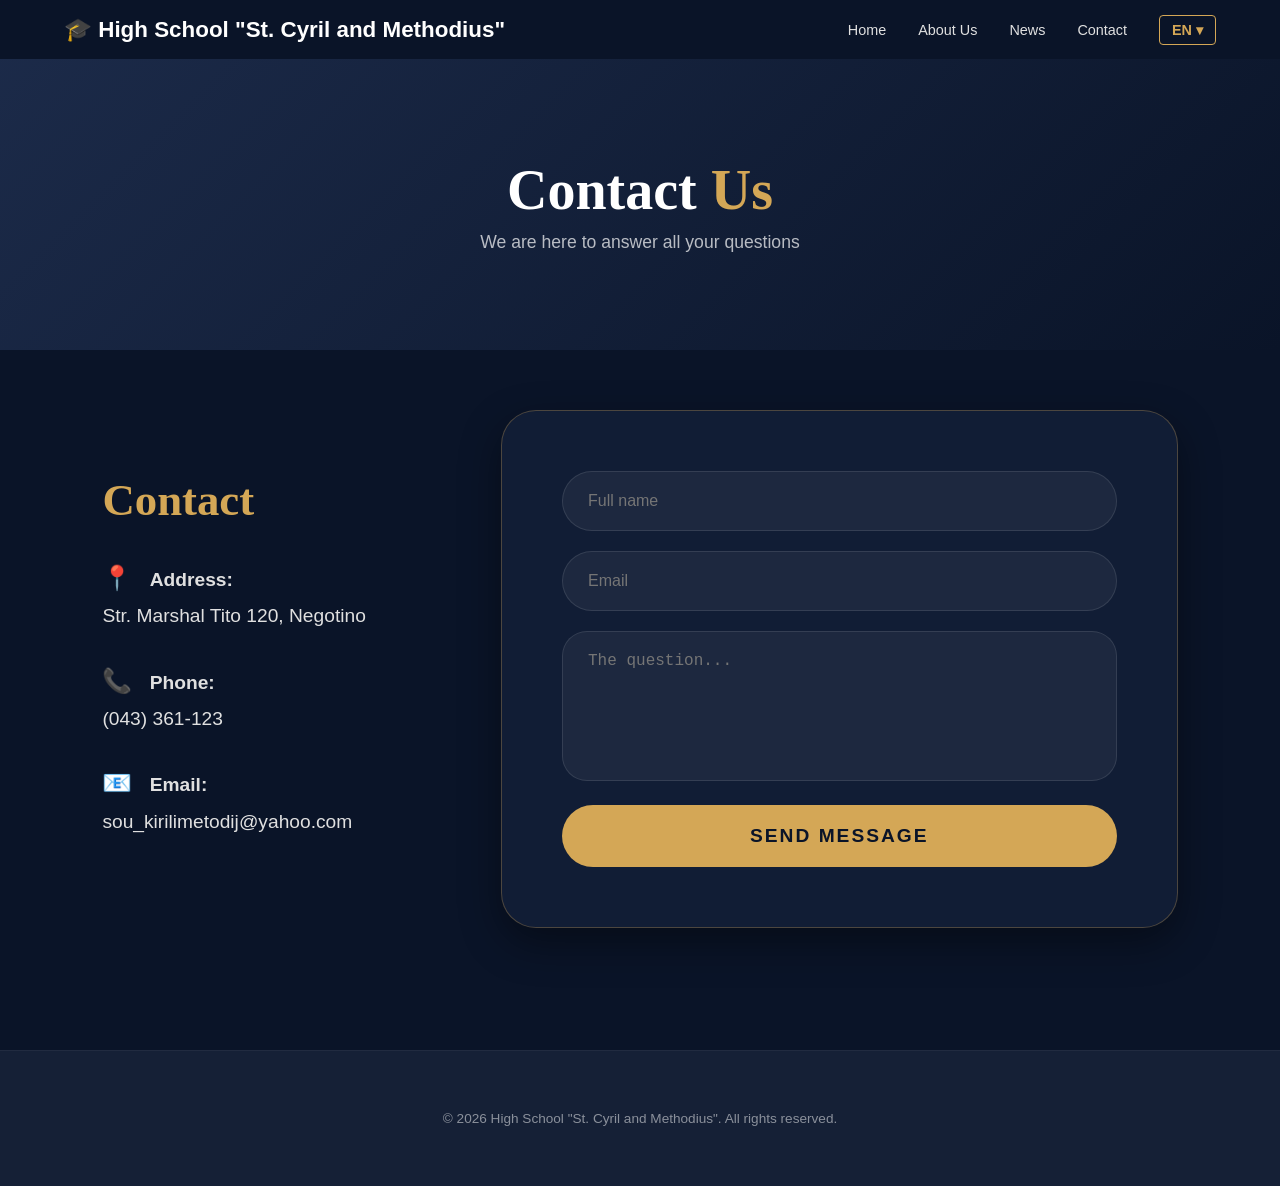
<file: contact-en.html>
<!DOCTYPE html>
<html lang="en">
<head>
    <meta charset="UTF-8">
    <meta name="viewport" content="width=device-width, initial-scale=1.0">
    <title>Contact | High School "St. Cyril and Methodius"</title>
    <link rel="stylesheet" href="firstpage.css">
    <link rel="stylesheet" href="kontakt.css"> 
    <link rel="stylesheet" href="animaciii.css">
</head>
<body>

    <nav class="navbar">
        <div class="nav-container">
            <div class="logo"><span>🎓 High School "St. Cyril and Methodius"</span></div>
            <ul class="nav-links">
                <li><a href="index-en.html">Home</a></li>
                <li><a href="za-en.html">About Us</a></li>
                <li><a href="news-en.html">News</a></li>
                <li><a href="contact-en.html">Contact</a></li>
                <li class="lang-dropdown">
                    <a href="#" class="lang-btn">EN ▾</a>
                    <ul class="lang-menu">
                        <li><a href="kontakti.html">Македонски</a></li>
                        <li><a href="contact-en.html">English</a></li>
                        <li><a href="contact-sq.html">Shqip</a></li>
                    </ul>
                </li>
            </ul>
        </div>
    </nav>

    <header class="contact-header">
        <h1>Contact <span class="highlight">Us</span></h1>
        <p class="header-subtitle">We are here to answer all your questions</p>
    </header>

    <main class="contact-main">
        <div class="contact-container-wireframe">
            <div class="info-text-only">
                <h2>Contact</h2>
                <div class="info-content">
                    <p><span class="icon">📍</span> <strong>Address:</strong><br> Str. Marshal Tito 120, Negotino</p>
                    <p><span class="icon">📞</span> <strong>Phone:</strong><br> (043) 361-123</p>
                    <p><span class="icon">📧</span> <strong>Email:</strong><br> sou_kirilimetodij@yahoo.com</p>
                </div>
            </div>

            <div class="form-box">
                <form action="#" method="post">
                    <input type="text" placeholder="Full name" class="pill-input" required>
                    <input type="email" placeholder="Email" class="pill-input" required>
                    <textarea placeholder="The question..." class="pill-textarea" required></textarea>
                    <button type="submit" class="wireframe-btn">Send Message</button>
                </form>
            </div>
        </div>
    </main>

    <footer class="footer-bottom">
        <p>&copy; 2026 High School "St. Cyril and Methodius". All rights reserved.</p>
    </footer>

    <script src="javaanimacii.js"></script>
</body>
</html>
</file>
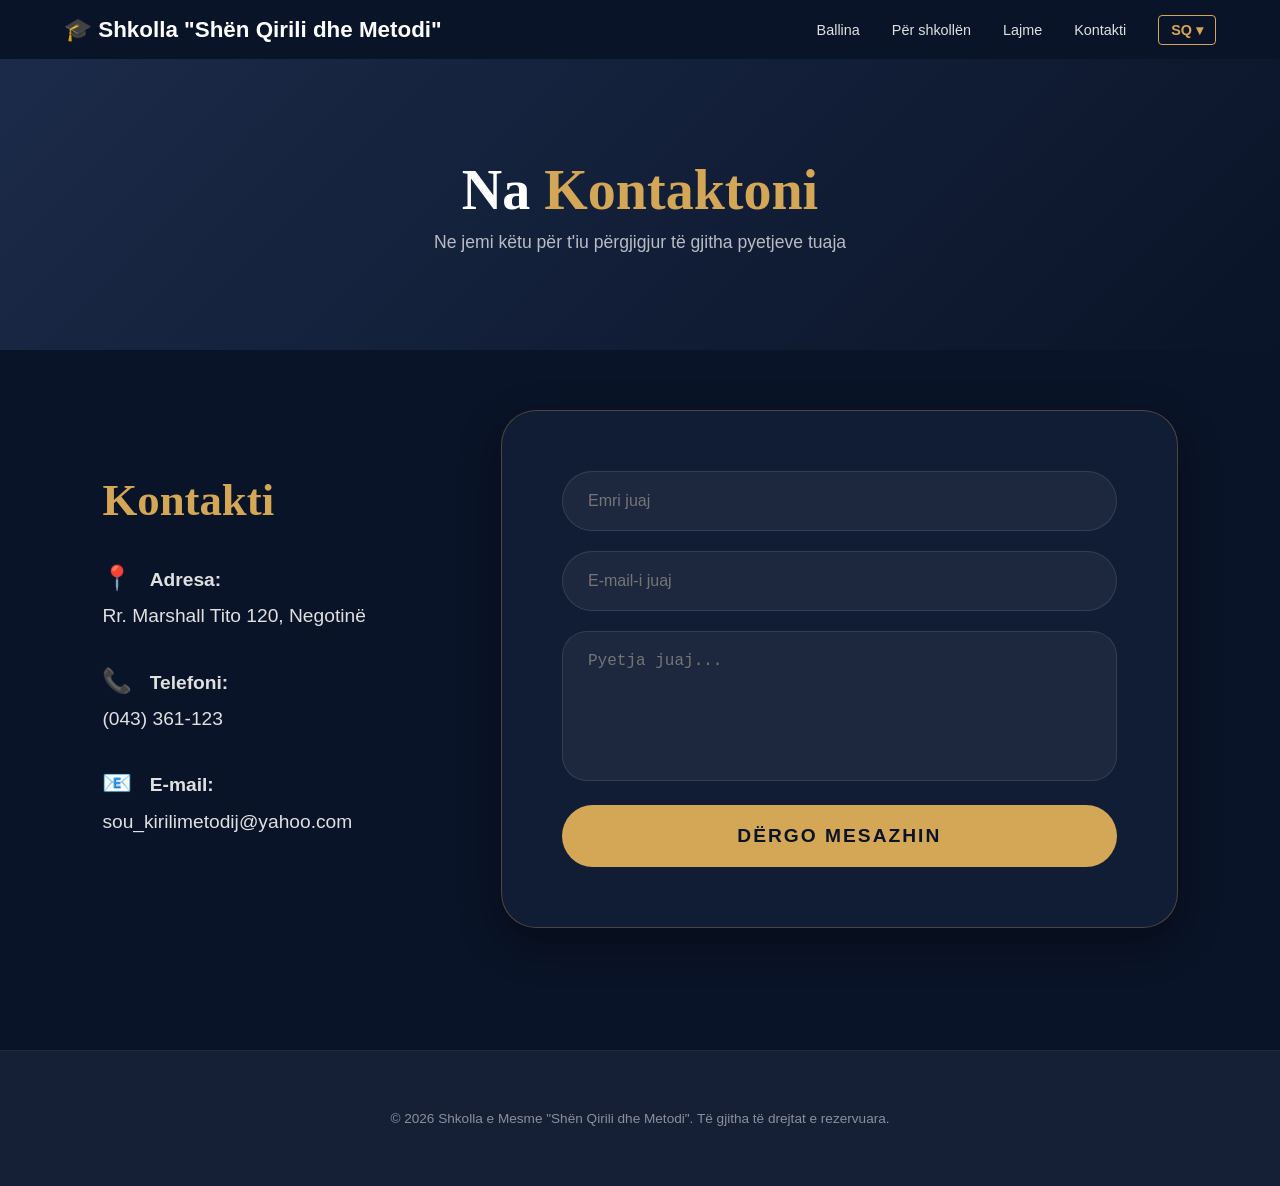
<file: contact-sq.html>
<!DOCTYPE html>
<html lang="sq">
<head>
    <meta charset="UTF-8">
    <meta name="viewport" content="width=device-width, initial-scale=1.0">
    <title>Kontakt | Shkolla e Mesme "Shën Qirili dhe Metodi"</title>
    <link rel="stylesheet" href="firstpage.css">
    <link rel="stylesheet" href="kontakt.css"> 
    <link rel="stylesheet" href="animaciii.css">
</head>
<body>

    <nav class="navbar">
        <div class="nav-container">
            <div class="logo"><span>🎓 Shkolla "Shën Qirili dhe Metodi"</span></div>
            <ul class="nav-links">
                <li><a href="index-sq.html">Ballina</a></li>
                <li><a href="za-sq.html">Për shkollën</a></li>
                <li><a href="news-sq.html">Lajme</a></li>
                <li><a href="contact-sq.html">Kontakti</a></li>
                <li class="lang-dropdown">
                    <a href="#" class="lang-btn">SQ ▾</a>
                    <ul class="lang-menu">
                        <li><a href="kontakti.html">Македонски</a></li>
                        <li><a href="contact-en.html">English</a></li>
                        <li><a href="contact-sq.html">Shqip</a></li>
                    </ul>
                </li>
            </ul>
        </div>
    </nav>

    <header class="contact-header">
        <h1>Na <span class="highlight">Kontaktoni</span></h1>
        <p class="header-subtitle">Ne jemi këtu për t'iu përgjigjur të gjitha pyetjeve tuaja</p>
    </header>

    <main class="contact-main">
        <div class="contact-container-wireframe">
            <div class="info-text-only">
                <h2>Kontakti</h2>
                <div class="info-content">
                    <p><span class="icon">📍</span> <strong>Adresa:</strong><br> Rr. Marshall Tito 120, Negotinë</p>
                    <p><span class="icon">📞</span> <strong>Telefoni:</strong><br> (043) 361-123</p>
                    <p><span class="icon">📧</span> <strong>E-mail:</strong><br> sou_kirilimetodij@yahoo.com</p>
                </div>
            </div>

            <div class="form-box">
                <form action="#" method="post">
                    <input type="text" placeholder="Emri juaj" class="pill-input" required>
                    <input type="email" placeholder="E-mail-i juaj" class="pill-input" required>
                    <textarea placeholder="Pyetja juaj..." class="pill-textarea" required></textarea>
                    <button type="submit" class="wireframe-btn">Dërgo Mesazhin</button>
                </form>
            </div>
        </div>
    </main>

    <footer class="footer-bottom">
        <p>&copy; 2026 Shkolla e Mesme "Shën Qirili dhe Metodi". Të gjitha të drejtat e rezervuara.</p>
    </footer>

    <script src="javaanimacii.js"></script>
</body>
</html>
</file>
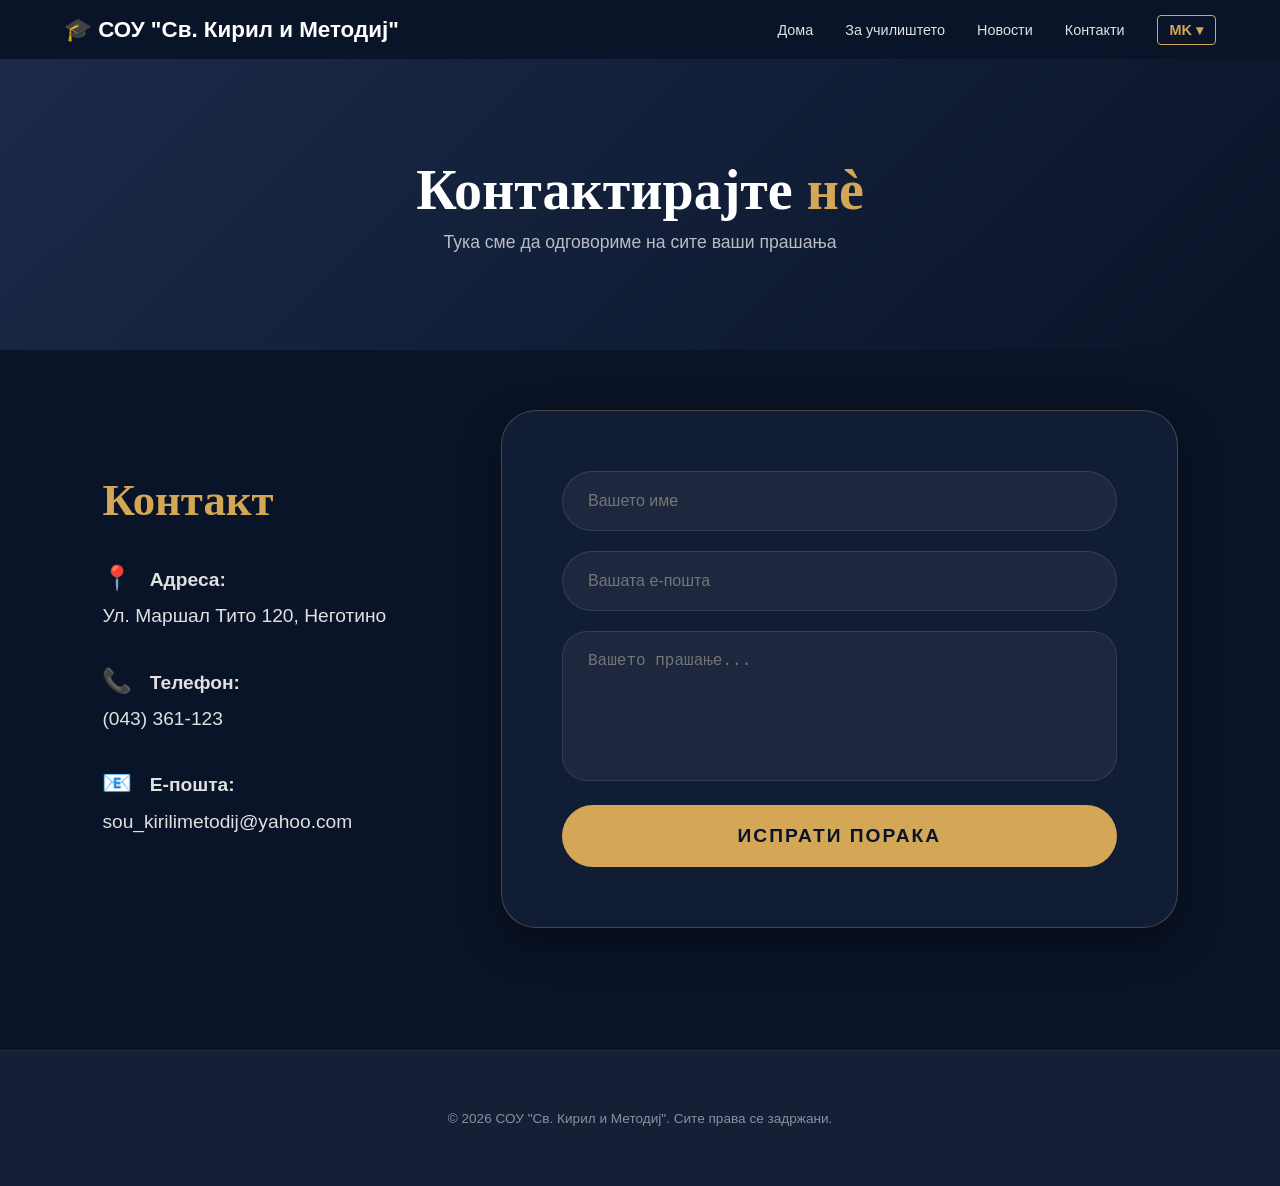
<file: kontakti.html>
<!DOCTYPE html>
<html lang="mk">
<head>
    <meta charset="UTF-8">
    <meta name="viewport" content="width=device-width, initial-scale=1.0">
    <title>Контакт | СОУ "Св. Кирил и Методиј"</title>
    <link rel="stylesheet" href="firstpage.css">
    <link rel="stylesheet" href="kontakt.css"> 
    <link rel="stylesheet" href="animaciii.css">
</head>
<body>

    <nav class="navbar">
        <div class="nav-container">
            <div class="logo">
                <span>🎓 СОУ "Св. Кирил и Методиј"</span>
            </div>
            <ul class="nav-links">
                <li><a href="index.html">Дома</a></li>
                <li><a href="za.html">За училиштето</a></li>
                <li><a href="news.html">Новости</a></li>
                <li><a href="kontakti.html">Контакти</a></li>
                <li class="lang-dropdown">
                    <a href="#" class="lang-btn">MK ▾</a>
                    <ul class="lang-menu">
                        <li><a href="kontakti.html">Македонски</a></li>
                        <li><a href="contact-en.html">English</a></li>
                        <li><a href="contact-sq.html">Shqip</a></li>
                    </ul>
                </li>
            </ul>
        </div>
    </nav>

    <header class="contact-header">
        <h1>Контактирајте <span class="highlight">нè</span></h1>
        <p class="header-subtitle">Тука сме да одговориме на сите ваши прашања</p>
    </header>

    <main class="contact-main">
        <div class="contact-container-wireframe">
            
            <div class="info-text-only reveal">
                <h2>Контакт</h2>
                <div class="info-content">
                    <p>
                        <span class="icon">📍</span> 
                        <strong>Адреса:</strong><br> 
                        Ул. Маршал Тито 120, Неготино
                    </p>
                    <p>
                        <span class="icon">📞</span> 
                        <strong>Телефон:</strong><br> 
                        (043) 361-123
                    </p>
                    <p>
                        <span class="icon">📧</span> 
                        <strong>Е-пошта:</strong><br> 
                        sou_kirilimetodij@yahoo.com
                    </p>
                </div>
            </div>

            <div class="form-box reveal">
                <form action="#" method="post">
                    <input type="text" placeholder="Вашето име" class="pill-input" required>
                    <input type="email" placeholder="Вашата е-пошта" class="pill-input" required>
                    <textarea placeholder="Вашето прашање..." class="pill-textarea" rows="6" required></textarea>
                    <button type="submit" class="wireframe-btn">Испрати порака</button>
                </form>
            </div>

        </div>
    </main>

    <footer class="footer-bottom">
        <p>&copy; 2026 СОУ "Св. Кирил и Методиј". Сите права се задржани.</p>
    </footer>

    <script src="javaanimacii.js"></script>
</body>
</html>
</file>
<file: firstpage.css>
/* General Reset */
* {
    margin: 0;
    padding: 0;
    box-sizing: border-box;
}

body {
    font-family: 'Georgia', serif; /* Using a serif font to match the image style */
    background-color: #fff;
    color: #333;
}

/* Navbar Styling */
.navbar {
    background-color: #0a1428; /* Dark navy blue from your image */
    color: white;
    padding: 1rem 5%;
    position: fixed;
    width: 100%;
    z-index: 1000;
}

.nav-container {
    display: flex;
    justify-content: space-between;
    align-items: center;
}

.logo {
    display: flex;
    align-items: center;
    font-size: 1.4rem;
    font-weight: bold;
}

.nav-links {
    list-style: none;
    display: flex;
}

.nav-links li {
    margin-left: 2rem;
}

.nav-links a {
    text-decoration: none;
    color: #e0e0e0;
    font-size: 0.9rem;
    font-family: sans-serif;
    transition: color 0.3s;
}

.nav-links a:hover {
    color: #d4a756; /* Gold hover color */
}

/* Hero Section Styling */
.hero {
    height: 100vh;
    /* REPLACE 'school-pic.jpg' WITH YOUR ACTUAL IMAGE FILENAME BELOW */
    background: url('webpage.png') no-repeat center center/cover;
    position: relative;
    display: flex;
    align-items: center;
    justify-content: center;
    text-align: center;
    color: white;
}

.hero-overlay {
    background: rgba(0, 0, 0, 0.5); /* This darkens the image so text is readable */
    width: 100%;
    height: 100%;
    display: flex;
    align-items: center;
    justify-content: center;
}

.hero-content h1 {
    font-size: 4rem;
    margin-bottom: 1rem;
}

.highlight {
    color: #d4a756; /* The gold color from your text */
}

.subtitle {
    letter-spacing: 3px;
    font-size: 0.8rem;
    margin-bottom: 1rem;
    font-family: sans-serif;
}

.description {
    max-width: 600px;
    margin: 0 auto 2rem;
    font-size: 1.2rem;
    opacity: 0.9;
}

/* Buttons */
.hero-btns .btn-primary {
    background-color: #d4a756;
    color: #000;
    padding: 12px 30px;
    text-decoration: none;
    border-radius: 5px;
    margin: 10px;
    display: inline-block;
    font-weight: bold;
}

.hero-btns .btn-secondary {
    border: 1px solid white;
    color: white;
    padding: 12px 30px;
    text-decoration: none;
    border-radius: 5px;
    margin: 10px;
    display: inline-block;
}






/* Programs Section Styling */
.programs-section {
    padding: 80px 10%;
    background-color: #b8c6d3bc; /* Very light gray to distinguish from hero */
    text-align: center;
}

.section-subtitle {
    color: #d4a756;
    letter-spacing: 2px;
    font-size: 0.8rem;
    font-weight: bold;
    margin-bottom: 10px;
}

.section-title {
    font-size: 2.5rem;
    color: #0a1428;
    margin-bottom: 20px;
}

.section-desc {
    color: #666;
    max-width: 700px;
    margin: 0 auto 50px;
}

/* Grid Layout */
.programs-grid {
    display: grid;
    grid-template-columns: repeat(auto-fit, minmax(300px, 1fr));
    gap: 30px;
}

/* Individual Card Styling */
.program-card {
    background: #fff;
    padding: 40px 30px;
    border-radius: 12px;
    text-align: left;
    transition: all 0.3s ease;
    border: 1px solid #eee;
    box-shadow: 0 4px 6px rgba(0,0,0,0.02);
}

/* Card Hover Animation */
.program-card:hover {
    transform: translateY(-10px);
    box-shadow: 0 20px 40px rgba(0,0,0,0.08);
    border-color: #d4a756;
}

.icon-box {
    background-color: #0a1428;
    width: 50px;
    height: 50px;
    display: flex;
    align-items: center;
    justify-content: center;
    border-radius: 8px;
    margin-bottom: 20px;
}

.icon {
    font-style: normal;
    font-size: 1.5rem;
}

.program-card h3 {
    font-size: 1.4rem;
    color: #0a1428;
    margin-bottom: 10px;
}

.program-card p {
    color: #777;
    font-size: 0.95rem;
    line-height: 1.5;
}

/* Stats Section Styling */
.stats-section {
    padding: 100px 10%;
    background-color: #ffffff;
    text-align: center;
}

.stats-grid {
    display: flex;
    justify-content: space-between;
    gap: 30px;
    margin-top: 50px;
}

.stat-card {
    flex: 1;
    background: #fff;
    padding: 40px;
    border-radius: 15px;
    border: 1px solid #eee; /* Light border from image */
    transition: transform 0.3s ease;
}

.stat-card:hover {
    transform: translateY(-5px);
}

/* Gold Circle Icon Styling */
.stat-icon-circle {
    width: 60px;
    height: 60px;
    background-color: #f3e9d2; /* Very light gold/cream background */
    border-radius: 50%;
    display: flex;
    align-items: center;
    justify-content: center;
    margin: 0 auto 20px;
}

.stat-icon {
    font-size: 1.5rem;
    color: #d4a756;
}

.stat-number {
    font-size: 2.5rem;
    color: #0a1428;
    font-family: 'Georgia', serif;
    margin-bottom: 5px;
}

.stat-label {
    color: #666;
    font-size: 0.9rem;
    font-weight: 500;
    text-transform: capitalize;
}

/* Mobile Responsive Stats */
@media (max-width: 768px) {
    .stats-grid {
        flex-direction: column;
    }
}

/* Admissions Section */
.admissions-section {
    background-color: #0a1428; /* Dark navy */
    padding: 100px 10%;
    color: white;
}

.admissions-container {
    display: flex;
    justify-content: space-between;
    align-items: center;
    gap: 50px;
}

.admissions-text {
    flex: 1;
}

.section-title-light {
    font-size: 3rem;
    color: #fff;
    margin-bottom: 20px;
    font-family: 'Georgia', serif;
}

.admissions-desc {
    font-size: 1.1rem;
    color: #b0b8c1;
    margin-bottom: 30px;
    line-height: 1.6;
}

.admissions-list {
    list-style: none;
}

.admissions-list li {
    margin-bottom: 15px;
    display: flex;
    align-items: center;
    color: #e0e0e0;
}

.check {
    color: #d4a756;
    margin-right: 15px;
    font-weight: bold;
    border: 1px solid #d4a756;
    border-radius: 50%;
    width: 25px;
    height: 25px;
    display: flex;
    align-items: center;
    justify-content: center;
    font-size: 0.8rem;
}

/* Form Styling */
.form-card {
    flex: 0.8;
    background: rgba(255, 255, 255, 0.05); /* Transparent white */
    padding: 40px;
    border-radius: 15px;
    border: 1px solid rgba(255, 255, 255, 0.1);
    backdrop-filter: blur(10px);
}

.form-card h3 {
    margin-bottom: 25px;
    font-size: 1.8rem;
    font-family: 'Georgia', serif;
}

.form-card input, .form-card textarea {
    width: 100%;
    padding: 15px;
    margin-bottom: 15px;
    background: rgba(255, 255, 255, 0.1);
    border: 1px solid rgba(255, 255, 255, 0.2);
    border-radius: 8px;
    color: white;
    font-family: inherit;
}

.form-card input::placeholder, .form-card textarea::placeholder {
    color: #94a3b8;
}

.btn-primary-form {
    width: 100%;
    background-color: #d4a756;
    color: #0a1428;
    padding: 15px;
    border: none;
    border-radius: 8px;
    font-weight: bold;
    cursor: pointer;
    transition: background 0.3s ease;
}

.btn-primary-form:hover {
    background-color: #c49645;
}

/* Mobile Responsive */
@media (max-width: 900px) {
    .admissions-container {
        flex-direction: column;
    }
}

/* Footer Main Styles */
.footer {
    background-color: #0a1428; /* The deep navy from your reference */
    color: #ffffff;
    padding: 80px 10% 40px;
    border-top: 1px solid rgba(255, 255, 255, 0.1);
}

.footer-container {
    display: flex;
    justify-content: space-between;
    align-items: flex-start;
    flex-wrap: wrap;
    gap: 40px;
}

.footer-col {
    flex: 1;
    min-width: 250px;
}

/* Logo & Tagline */
.footer-logo {
    display: flex;
    align-items: center;
    gap: 15px;
    margin-bottom: 20px;
    font-family: 'Georgia', serif;
    font-size: 1.2rem;
    font-weight: bold;
}

.footer-logo img {
    height: 40px;
    width: auto;
}

.footer-tagline {
    color: #b0b8c1;
    line-height: 1.6;
    font-size: 0.95rem;
    max-width: 300px;
}

/* Headers */
.footer-col h3 {
    font-family: 'Georgia', serif;
    font-size: 1.3rem;
    margin-bottom: 25px;
    position: relative;
}

/* Links List */
.footer-links {
    list-style: none;
}

.footer-links li {
    margin-bottom: 12px;
}

.footer-links a {
    color: #b0b8c1;
    text-decoration: none;
    transition: color 0.3s ease;
    font-size: 0.95rem;
}

.footer-links a:hover {
    color: #d4a756; /* The gold hover color */
}

/* Contact Info Items */
.contact-item {
    display: flex;
    align-items: center;
    gap: 15px;
    margin-bottom: 15px;
    color: #b0b8c1;
    font-size: 0.95rem;
}

.footer-icon {
    color: #d4a756; /* Gold icons to match the image */
    font-size: 1.1rem;
}

/* Copyright Section */
.footer-bottom {
    margin-top: 60px;
    padding-top: 30px;
    border-top: 1px solid rgba(255, 255, 255, 0.05);
    text-align: center;
    color: #64748b;
    font-size: 0.85rem;
}

/* Mobile Tweak */
@media (max-width: 768px) {
    .footer-container {
        flex-direction: column;
        text-align: center;
    }
    .contact-item, .footer-logo {
        justify-content: center;
    }
}

/* Language Dropdown Container */
.lang-dropdown {
    position: relative;
    list-style: none;
}

.lang-btn {
    border: 1px solid #d4a756;
    padding: 6px 12px;
    border-radius: 4px;
    color: #d4a756 !important;
    font-weight: bold;
    text-decoration: none;
}

/* The "Rich" Dark Blue Menu */
.lang-menu {
    display: none;
    position: absolute;
    right: 0;
    background-color: #0a1428; /* Rich Dark Blue */
    min-width: 140px;
    box-shadow: 0px 8px 16px rgba(0,0,0,0.5);
    list-style: none;
    padding: 10px 0;
    border-radius: 4px;
    margin-top: 10px;
    border: 1px solid rgba(212, 167, 86, 0.3); /* Subtle gold border */
}

.lang-menu li a {
    color: #ffffff !important;
    padding: 10px 20px;
    display: block;
    text-decoration: none;
    font-size: 0.9rem;
    transition: 0.3s;
}

.lang-menu li a:hover {
    background-color: rgba(212, 167, 86, 0.1);
    color: #d4a756 !important;
}

.lang-dropdown:hover .lang-menu {
    display: block;
}
</file>
<file: kontakt.css>
/* 1. Global Reset - Prevents gaps and white lines */
* {
    margin: 0;
    padding: 0;
    box-sizing: border-box;
}

body {
    background-color: #0a1428; /* Matches your main theme */
    font-family: Arial, sans-serif;
}

/* 2. Header - Gradient Slate to Navy */
.contact-header {
    background: linear-gradient(135deg, #1c2b4a 0%, #0a1428 100%); 
    height: 350px;
    display: flex;
    flex-direction: column;
    align-items: center;
    justify-content: center;
    padding-top: 60px;
    text-align: center;
    color: white;
}

.contact-header h1 {
    font-size: 3.5rem;
    font-family: 'Georgia', serif;
    margin-bottom: 10px;
}

.highlight {
    color: #d4a756; /* School Gold */
}

.header-subtitle {
    color: rgba(255, 255, 255, 0.7);
    font-size: 1.1rem;
}

/* 3. Main Layout - Adjusted to fix empty space */
.contact-main {
    padding: 60px 8%; /* Increased side padding to push content toward center */
    background-color: #0a1428; 
    min-height: 700px;
}

.contact-container-wireframe {
    display: flex;
    justify-content: center;
    align-items: center; /* Centers text vertically with the form */
    gap: 100px; /* Space between text and form */
    max-width: 1300px;
    margin: 0 auto;
}

/* 4. Left Side: Information (No Box) */
.info-text-only {
    flex: 0.7; /* Takes up less horizontal space than the form */
    color: white;
}

.info-text-only h2 {
    font-family: 'Georgia', serif;
    font-size: 2.8rem;
    color: #d4a756; 
    margin-bottom: 30px;
}

.info-content p {
    font-size: 1.2rem;
    margin-bottom: 25px;
    line-height: 1.8;
    color: #e0e0e0;
}

.icon {
    margin-right: 12px;
}

/* 5. Right Side: The Form Box */
.form-box {
    flex: 1.3; /* Form is wider to balance the layout */
    background: #111d35; /* Lighter navy for contrast */
    border: 1px solid rgba(212, 167, 86, 0.3);
    border-radius: 35px; /* Rounded corners */
    padding: 60px;
    color: white;
    box-shadow: 0 15px 40px rgba(0, 0, 0, 0.4);
    transition: transform 0.3s ease, border-color 0.3s ease, box-shadow 0.3s ease;
}

.form-box:hover {
    transform: translateY(-8px);
    border-color: #d4a756;
    box-shadow: 0 20px 50px rgba(0, 0, 0, 0.5);
}

/* 6. Form Inputs - Pill Shaped */
.pill-input, .pill-textarea {
    width: 100%;
    padding: 20px 25px;
    margin-bottom: 20px;
    background: rgba(255, 255, 255, 0.05);
    border: 1.5px solid rgba(255, 255, 255, 0.1);
    border-radius: 50px;
    font-size: 1rem;
    color: white;
    transition: all 0.3s ease;
    outline: none;
}

.pill-textarea {
    border-radius: 25px;
    resize: none;
    height: 150px;
}

.pill-input:focus, .pill-textarea:focus {
    border-color: #d4a756;
    background: rgba(255, 255, 255, 0.1);
}

/* 7. Gold Submit Button */
.wireframe-btn {
    width: 100%;
    padding: 20px;
    border: none;
    background: #d4a756;
    color: #0a1428;
    font-weight: bold;
    font-size: 1.2rem;
    border-radius: 50px;
    cursor: pointer;
    transition: all 0.3s ease;
    text-transform: uppercase;
    letter-spacing: 2px;
}

.wireframe-btn:hover {
    background-color: white;
    transform: scale(1.02);
}

/* 8. Footer */
.footer-bottom {
    padding: 60px 20px;
    text-align: center;
    background: #152036; 
    color: rgba(255, 255, 255, 0.5);
    margin-top: 0;
}

/* Responsive (Tablets and Phones) */
@media (max-width: 1000px) {
    .contact-container-wireframe {
        flex-direction: column;
        gap: 50px;
        text-align: center;
    }
    
    .info-text-only {
        flex: 1;
    }

    .form-box {
        width: 100%;
    }
}
</file>
<file: animaciii.css>
/* Button Animations & Hover States */
.btn-primary, .btn-secondary {
    padding: 12px 30px;
    text-decoration: none;
    border-radius: 4px; /* Slightly sharper for a modern look */
    margin: 10px;
    display: inline-block;
    font-weight: 600;
    font-family: sans-serif;
    font-size: 0.9rem;
    transition: all 0.4s cubic-bezier(0.25, 0.46, 0.45, 0.94); /* Smooth 'Power' curve */
    position: relative;
    top: 0;
}

.btn-primary {
    background-color: #d4a756;
    color: #0a1428;
    border: 1px solid #d4a756;
}

.btn-primary:hover {
    background-color: #c49645;
    transform: translateY(-3px); /* Lifts slightly up */
    box-shadow: 0 10px 20px rgba(0, 0, 0, 0.2);
}

.btn-secondary {
    border: 1px solid rgba(255, 255, 255, 0.8);
    color: white;
    backdrop-filter: blur(5px); /* Adds a glass effect */
}

.btn-secondary:hover {
    background-color: white;
    color: #0a1428;
    transform: translateY(-3px);
    box-shadow: 0 10px 20px rgba(0, 0, 0, 0.2);
}

/* Page Load Animation (Fade Up) */
@keyframes fadeInUp {
    from {
        opacity: 0;
        transform: translateY(30px);
    }
    to {
        opacity: 1;
        transform: translateY(0);
    }
}

.hero-content {
    animation: fadeInUp 1.2s ease-out forwards;
}

/* Subtle Link Underline Animation for Nav */
.nav-links a {
    position: relative;
}

.nav-links a::after {
    content: '';
    position: absolute;
    width: 0;
    height: 1px;
    bottom: -5px;
    left: 0;
    background-color: #d4a756;
    transition: width 0.3s ease;
}

.nav-links a:hover::after {
    width: 100%;
}

/* Scroll Reveal Base */
.reveal {
    opacity: 0;
    transform: translateY(30px);
    transition: all 0.8s cubic-bezier(0.2, 1, 0.3, 1); /* Professional 'ease-out' */
    transition-property: opacity, transform;
}

/* This is the state when the element is HIDDEN */
.reveal {
    opacity: 0;
    transform: translateY(40px); /* Slides down slightly */
    transition: opacity 1.2s ease, transform 1.2s ease; /* Slow, elegant speed */
    visibility: hidden; /* Prevents clicking invisible buttons */
}

/* This is the state when the element is VISIBLE */
.reveal.active {
    opacity: 1;
    transform: translateY(0); /* Slides up to original position */
    visibility: visible;}
</file>
